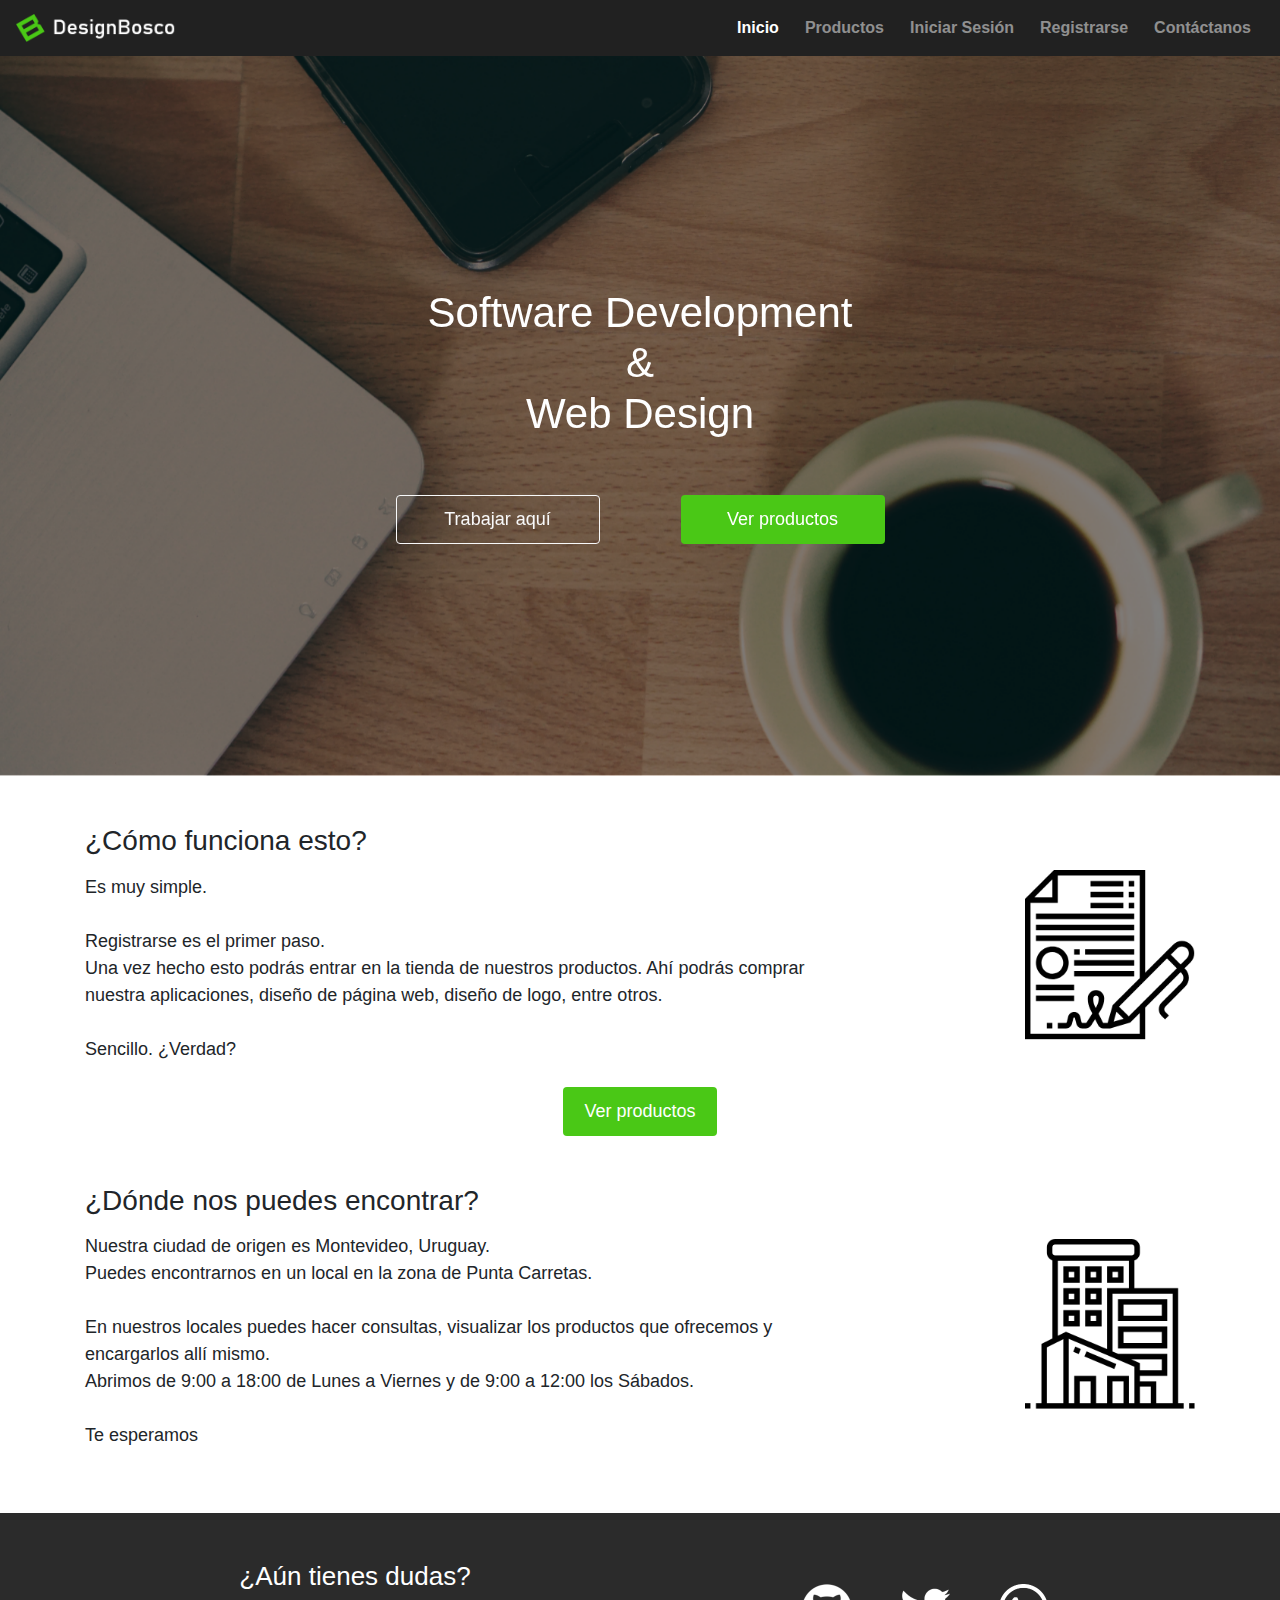
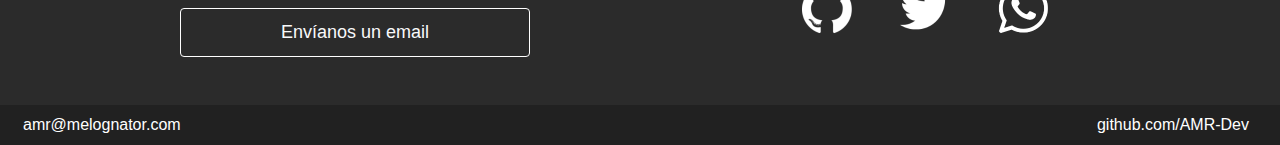
<file: index.html>
<!doctype html>
<html lang="en">
  <head>
    <!-- Required meta tags -->
    <meta charset="utf-8">
    <meta name="viewport" content="width=device-width, initial-scale=1, shrink-to-fit=no">

    <link rel="stylesheet" href="css/preload.css">

    <!-- Bootstrap CSS -->
    <link rel="stylesheet" href="https://maxcdn.bootstrapcdn.com/bootstrap/4.0.0/css/bootstrap.min.css" integrity="sha384-Gn5384xqQ1aoWXA+058RXPxPg6fy4IWvTNh0E263XmFcJlSAwiGgFAW/dAiS6JXm" crossorigin="anonymous">

    <link rel="stylesheet" href="css/estilos.css">
    <link rel="icon" href="img/navicon.png">


    <title>DesignBosco</title>
  </head>
  <body>
      <!-- Navbar -->
        <nav id="navbarDesignBosco" class="navbar navbar-expand-lg navbar-dark bg-dark">
            <a class="navbar-brand" href="#">
                <figure class="boscoLogoContainer">
                    <img class="boscoLogo" src="img/designboscoWhite.png" alt="Logo DesignBosco">
                </figure>
            </a>
            <button class="navbar-toggler" type="button" data-toggle="collapse" data-target="#navbarSupportedContent" aria-controls="navbarSupportedContent" aria-expanded="false" aria-label="Toggle navigation">
                <span class="navbar-toggler-icon"></span>
            </button>
            
            <div class="collapse navbar-collapse" id="navbarSupportedContent">
                <ul class="navbar-nav ml-auto">
                    <li class="nav-item active">
                        <a class="nav-link" href="#">Inicio <span class="sr-only">(current)</span></a>
                    </li>
                    <li class="nav-item">
                        <a class="nav-link" href="product.html">Productos</a>
                    </li>
                    <li class="nav-item">
                        <a class="nav-link" href="login.html">Iniciar Sesi&oacute;n</a>
                    </li>
                    <li class="nav-item">
                        <a class="nav-link" href="register.html">Registrarse</a>
                    </li>
                    <li class="nav-item">
                        <a class="nav-link" href="#contacto">Cont&aacute;ctanos</a>
                    </li>
                </ul>
                </form>
            </div>
        </nav>
    <!-- /Navbar -->

    <!-- Main section -->
        <main id="main">
            <div id="carousel" class="carousel slide carousel-fade" data-ride="carousel" data-pause="false">
                <div class="carousel-inner">
                    <div class="carousel-item active">
                        <img src="img/main1.png" class="d-block w-100" alt="...">
                    </div>
                    <div class="carousel-item">
                        <img src="img/main2.png" class="d-block w-100" alt="...">
                    </div>
                    <div class="carousel-item">
                        <img src="img/main3.png" class="d-block w-100" alt="...">
                    </div>
                    <div class="overlay">
                        <div class="inside-overlay container h-100 text-center">
                            <div class="row align-items-center h-100">
                                <div class="col-12 align-self-end mb-5">
                                    <h1 class="main-title text-white">Software Development<br>&<br>Web Design</h1>
                                </div>
                                <div class="offset-lg-3 offset-sm-1 col-sm-5 col-lg-3 align-self-start">
                                    <a href="contact.html" class="btn btn-outline-light">Trabajar aqu&iacute;</a>
                                </div>
                                <div class="col-sm-5 col-lg-3 align-self-start">
                                    <a href="product.html" class="btn btn-designbosco">Ver productos</a>
                                </div>
                            </div>
                        </div>
                    </div>
            </div>
        </main>
    <!-- /Main section -->

    <!-- Info -->
    <section id="info" class="container pt-5 pb-5">
        <div class="row">
            <div class="col-12 col-md-8 text-center text-md-left">
                <h2 class="mb-3">¿C&oacute;mo funciona esto?</h2>
                <p class="mb-4">
                    Es muy simple.<br>
                    <br>
                    Registrarse es el primer paso.<br>
                    Una vez hecho esto podrás entrar en la tienda de nuestros productos. Ahí podrás comprar nuestra aplicaciones, diseño de página web, diseño de logo, entre otros.<br>
                    <br>
                    Sencillo. ¿Verdad?
                </p>
            </div>
            <div class="col-md-4 d-none d-md-flex align-items-center text-center">
                <img src="img/1.png" class="ml-auto" alt="reporte" title="source: www.flaticon.es/autores/eucalyp">
            </div>
            <div class="col-12 text-center">
                <a href="productos.html" class="btn btn-designbosco">Ver productos</a>
            </div>
        </div>
        <div class="row">
            <div class="col-12 col-md-8 text-center text-md-left">
                <h2 class="mt-5 mb-3">¿D&oacute;nde nos puedes encontrar?</h2>
                <p>
                    Nuestra ciudad de origen es Montevideo, Uruguay.<br>
                    Puedes encontrarnos en un local en la zona de Punta Carretas.<br>
                    <br>
                    En nuestros locales puedes hacer consultas, visualizar los productos que ofrecemos y encargarlos allí mismo.<br>
                    Abrimos de 9:00 a 18:00 de Lunes a Viernes y de 9:00 a 12:00 los Sábados.<br>
                    <br>
                    Te esperamos
                </p>
            </div>
            <div class="col-md-4 d-none d-md-flex mt-5 align-items-center text-center">
                <img src="img/2.png" class="ml-auto" alt="edificios" title="source: www.flaticon.es/autores/eucalyp">
            </div>
        </div>
    </section>
    <!-- /Info -->

    <!-- Contacto -->
    <section id="contacto">
        <div class="container">
            <div class="row">
                <div class="col-12 col-md-6 p-5 text-center">
                    <h2 class="mb-3">¿A&uacute;n tienes dudas?</h2>
                    <a href="contact.html" class="btn btn-outline-light">Env&iacute;anos un email</a>
                </div>
                <div class="social-network col-12 col-md-6 pb-5 pb-md-0 text-center d-flex justify-content-center align-items-center">
                    <a class="ml-4 mr-4" href="https://github.com/AMR-Dev"><img src="img/gh.png" alt=""></a>
                    <a class="ml-4 mr-4" href="#"><img src="img/tw.png" alt=""></a>
                    <a class="ml-4 mr-4" href="#"><img src="img/wpp.png" alt=""></a>
                </div>
            </div>
        </div>
    </section>
    <!-- /Contacto -->

    <!-- Footer -->
    <footer id="footer" class="container-fluid">
        <div class="row">
            <div class="col-sm-6 col-xs-6 ">
                <p class="text-center text-sm-left">
                    amr@melognator.com
                </p>
            </div>
            <div class="col-sm-6 col-xs-6 ">
                <p class="text-center text-sm-right">
                    <a href="https://github.com/AMR-Dev">github.com/AMR-Dev</a>
                </p>
            </div>
        </div>
    </footer>
    <!-- /Footer -->

    <!-- Optional JavaScript -->
    <!-- jQuery first, then Popper.js, then Bootstrap JS -->
    <script src="https://code.jquery.com/jquery-3.2.1.slim.min.js" integrity="sha384-KJ3o2DKtIkvYIK3UENzmM7KCkRr/rE9/Qpg6aAZGJwFDMVNA/GpGFF93hXpG5KkN" crossorigin="anonymous"></script>
    <script src="https://cdnjs.cloudflare.com/ajax/libs/popper.js/1.12.9/umd/popper.min.js" integrity="sha384-ApNbgh9B+Y1QKtv3Rn7W3mgPxhU9K/ScQsAP7hUibX39j7fakFPskvXusvfa0b4Q" crossorigin="anonymous"></script>
    <script src="https://maxcdn.bootstrapcdn.com/bootstrap/4.0.0/js/bootstrap.min.js" integrity="sha384-JZR6Spejh4U02d8jOt6vLEHfe/JQGiRRSQQxSfFWpi1MquVdAyjUar5+76PVCmYl" crossorigin="anonymous"></script>
  </body>
</html>
</file>
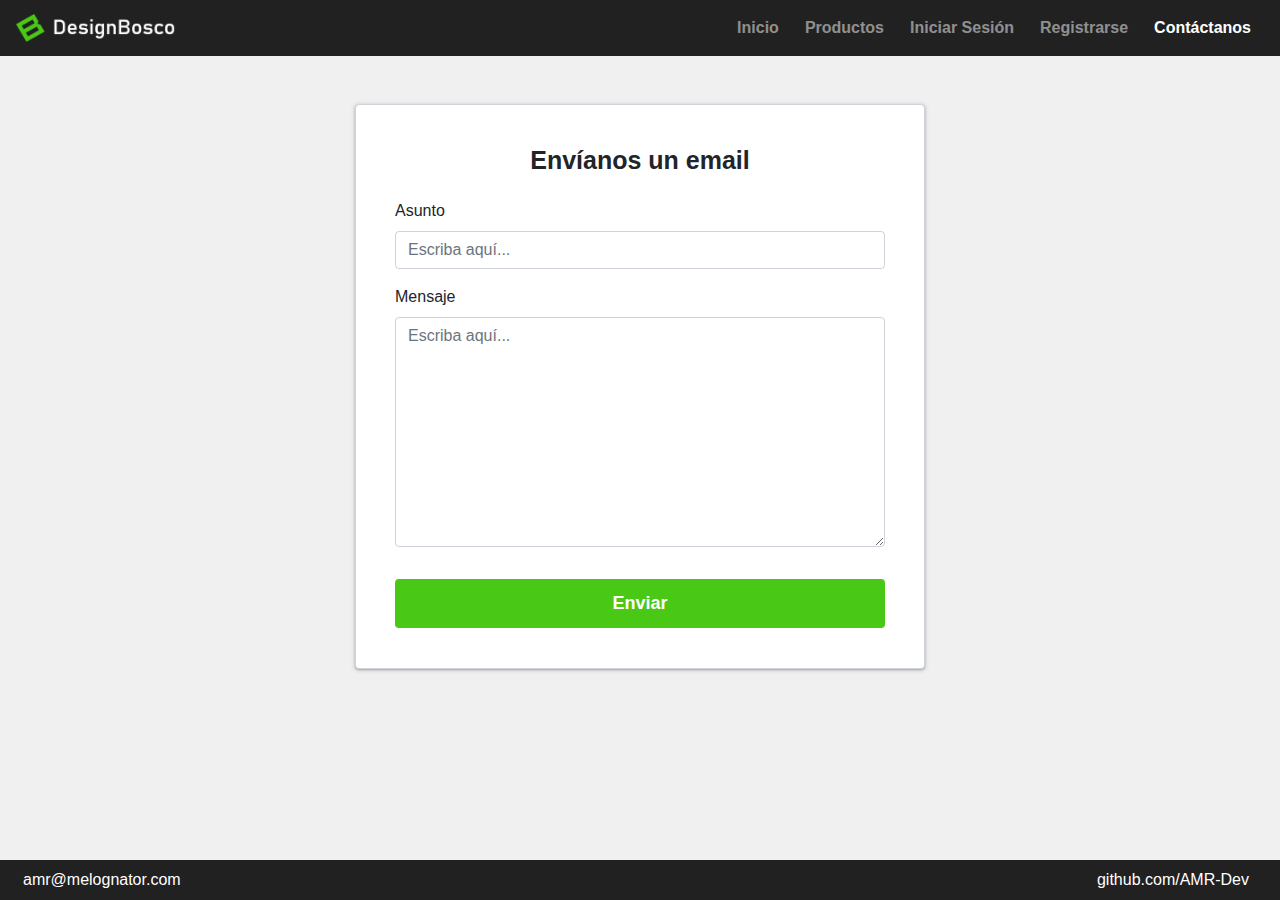
<file: contact.html>
<!doctype html>
<html lang="en">
  <head>
    <!-- Required meta tags -->
    <meta charset="utf-8">
    <meta name="viewport" content="width=device-width, initial-scale=1, shrink-to-fit=no">

    <link rel="stylesheet" href="css/preload.css">

    <!-- Bootstrap CSS -->
    <link rel="stylesheet" href="https://maxcdn.bootstrapcdn.com/bootstrap/4.0.0/css/bootstrap.min.css" integrity="sha384-Gn5384xqQ1aoWXA+058RXPxPg6fy4IWvTNh0E263XmFcJlSAwiGgFAW/dAiS6JXm" crossorigin="anonymous">

    <link rel="stylesheet" href="css/estilos.css">
    <link rel="stylesheet" href="css/reglog.css">
    <link rel="icon" href="img/navicon.png">


    <title>DesignBosco: Contacto</title>
  </head>
  <body>
      <!-- Navbar -->
        <nav id="navbarDesignBosco" class="navbar navbar-expand-lg navbar-dark bg-dark">
            <a class="navbar-brand" href="index.html">
                <figure class="boscoLogoContainer">
                    <img class="boscoLogo" src="img/designboscoWhite.png" alt="Logo DesignBosco">
                </figure>
            </a>
            <button class="navbar-toggler" type="button" data-toggle="collapse" data-target="#navbarSupportedContent" aria-controls="navbarSupportedContent" aria-expanded="false" aria-label="Toggle navigation">
                <span class="navbar-toggler-icon"></span>
            </button>
            
            <div class="collapse navbar-collapse" id="navbarSupportedContent">
                <ul class="navbar-nav ml-auto">
                    <li class="nav-item">
                        <a class="nav-link" href="index.html">Inicio</a>
                    </li>
                    <li class="nav-item">
                        <a class="nav-link" href="index.html">Productos</a>
                    </li>
                    <li class="nav-item">
                        <a class="nav-link" href="login.html">Iniciar Sesi&oacute;n</a>
                    </li>
                    <li class="nav-item">
                        <a class="nav-link" href="register.html">Registrarse</a>
                    </li>
                    <li class="nav-item active">
                        <a class="nav-link" href="#">Cont&aacute;ctanos<span class="sr-only">(current)</span></a>
                    </li>
                </ul>
                </form>
            </div>
        </nav>
    <!-- /Navbar -->

    <!-- ventana -->
    <section id="reglog">
        <div class="container pt-5 pb-5">
            <div class="row">
                <div class="bg-white offset-md-2 col-md-8 offset-lg-3 col-lg-6">
                    <form class="reglogform p-4" action="index.html" method="get">
                        <h2 class="text-center pt-3 pb-3">Env&iacute;anos un email</h2>
                        <div class="form-group">
                            <label for="inputTitle">Asunto</label>
                            <input type="text" class="form-control" id="inputTitle" aria-describedby="titleHelp" placeholder="Escriba aqu&iacute;...">
                        </div>
                        <div class="form-group pb-3">
                            <label for="exampleInputPassword1">Mensaje</label>
                            <textarea class="form-control" id="exampleFormControlTextarea1" placeholder="Escriba aqu&iacute;..." rows="9"></textarea>
                        </div>
                        <button type="submit" class="btn btn-designbosco mb-3">Enviar</button>
                    </form>
                </div>
            </div>
        </div>  
    </section>
    <!-- /ventana -->

    <!-- Footer -->
    <footer id="footer" class="container-fluid fixed-bottom">
        <div class="row">
            <div class="col-sm-6 col-xs-6 ">
                <p class="text-center text-sm-left">
                    amr@melognator.com
                </p>
            </div>
            <div class="col-sm-6 col-xs-6 ">
                <p class="text-center text-sm-right">
                    <a href="https://github.com/AMR-Dev">github.com/AMR-Dev</a>
                </p>
            </div>
        </div>
    </footer>
    <!-- /Footer -->

    <!-- Optional JavaScript -->
    <!-- jQuery first, then Popper.js, then Bootstrap JS -->
    <script src="https://code.jquery.com/jquery-3.2.1.slim.min.js" integrity="sha384-KJ3o2DKtIkvYIK3UENzmM7KCkRr/rE9/Qpg6aAZGJwFDMVNA/GpGFF93hXpG5KkN" crossorigin="anonymous"></script>
    <script src="https://cdnjs.cloudflare.com/ajax/libs/popper.js/1.12.9/umd/popper.min.js" integrity="sha384-ApNbgh9B+Y1QKtv3Rn7W3mgPxhU9K/ScQsAP7hUibX39j7fakFPskvXusvfa0b4Q" crossorigin="anonymous"></script>
    <script src="https://maxcdn.bootstrapcdn.com/bootstrap/4.0.0/js/bootstrap.min.js" integrity="sha384-JZR6Spejh4U02d8jOt6vLEHfe/JQGiRRSQQxSfFWpi1MquVdAyjUar5+76PVCmYl" crossorigin="anonymous"></script>
  </body>
</html>
</file>
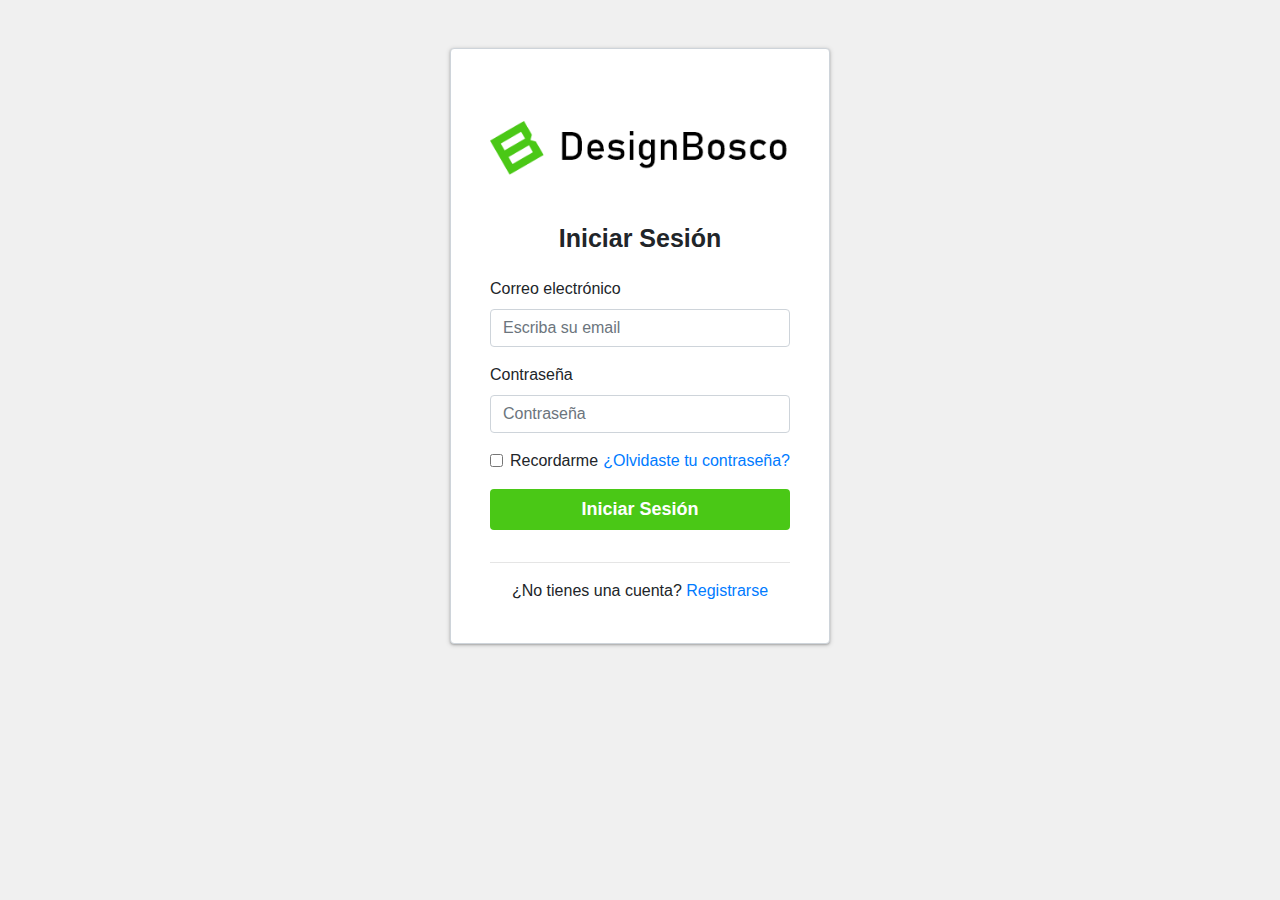
<file: login.html>
<!doctype html>
<html lang="en">
  <head>
    <!-- Required meta tags -->
    <meta charset="utf-8">
    <meta name="viewport" content="width=device-width, initial-scale=1, shrink-to-fit=no">

    <link rel="stylesheet" href="css/preload.css">

    <!-- Bootstrap CSS -->
    <link rel="stylesheet" href="https://maxcdn.bootstrapcdn.com/bootstrap/4.0.0/css/bootstrap.min.css" integrity="sha384-Gn5384xqQ1aoWXA+058RXPxPg6fy4IWvTNh0E263XmFcJlSAwiGgFAW/dAiS6JXm" crossorigin="anonymous">

    <link rel="stylesheet" href="css/reglog.css">
    <link rel="icon" href="img/navicon.png">


    <title>DesignBosco: Registrarse</title>
  </head>
  <body>
    <!-- ventana -->
    <section id="reglog">
        <div class="container pt-5">
            <div class="row">
                <div class="bg-white offset-md-2 col-md-8 offset-lg-3 col-lg-6 offset-xl-4 col-xl-4">
                    <form class="reglogform p-4" action="index.html" method="get">
                        <img class="pt-5 pb-5" src="img/designboscoBlack.png" alt="logo db"> 
                        <h2 class="text-center pb-3">Iniciar Sesi&oacute;n</h2>
                        <div class="form-group">
                            <label for="exampleInputEmail1">Correo electr&oacute;nico</label>
                            <input type="email" class="form-control" id="exampleInputEmail1" aria-describedby="emailHelp" placeholder="Escriba su email">
                        </div>
                        <div class="form-group">
                            <label for="exampleInputPassword1">Contrase&ntilde;a</label>
                            <input type="password" class="form-control" id="exampleInputPassword1" placeholder="Contrase&ntilde;a">
                        </div>
                        <div class="form-check pb-3">
                            <input type="checkbox" class="form-check-input" id="exampleCheck1">
                            <label class="form-check-label" for="exampleCheck1">Recordarme</label>
                            <a class="float-right" href="#">¿Olvidaste tu contrase&ntilde;a?</a>
                        </div>
                        <button type="submit" class="btn btn-designbosco mb-3">Iniciar Sesi&oacute;n</button>
                        <hr>
                        <p class="text-center">
                            <span>¿No tienes una cuenta? </span><a href="register.html">Registrarse</a>
                        </p>
                    </form>
                </div>
            </div>
        </div>  
    </section>
    <!-- /ventana -->
    
    <!-- Optional JavaScript -->
    <!-- jQuery first, then Popper.js, then Bootstrap JS -->
    <script src="https://code.jquery.com/jquery-3.2.1.slim.min.js" integrity="sha384-KJ3o2DKtIkvYIK3UENzmM7KCkRr/rE9/Qpg6aAZGJwFDMVNA/GpGFF93hXpG5KkN" crossorigin="anonymous"></script>
    <script src="https://cdnjs.cloudflare.com/ajax/libs/popper.js/1.12.9/umd/popper.min.js" integrity="sha384-ApNbgh9B+Y1QKtv3Rn7W3mgPxhU9K/ScQsAP7hUibX39j7fakFPskvXusvfa0b4Q" crossorigin="anonymous"></script>
    <script src="https://maxcdn.bootstrapcdn.com/bootstrap/4.0.0/js/bootstrap.min.js" integrity="sha384-JZR6Spejh4U02d8jOt6vLEHfe/JQGiRRSQQxSfFWpi1MquVdAyjUar5+76PVCmYl" crossorigin="anonymous"></script>
  </body>
</html>
</file>
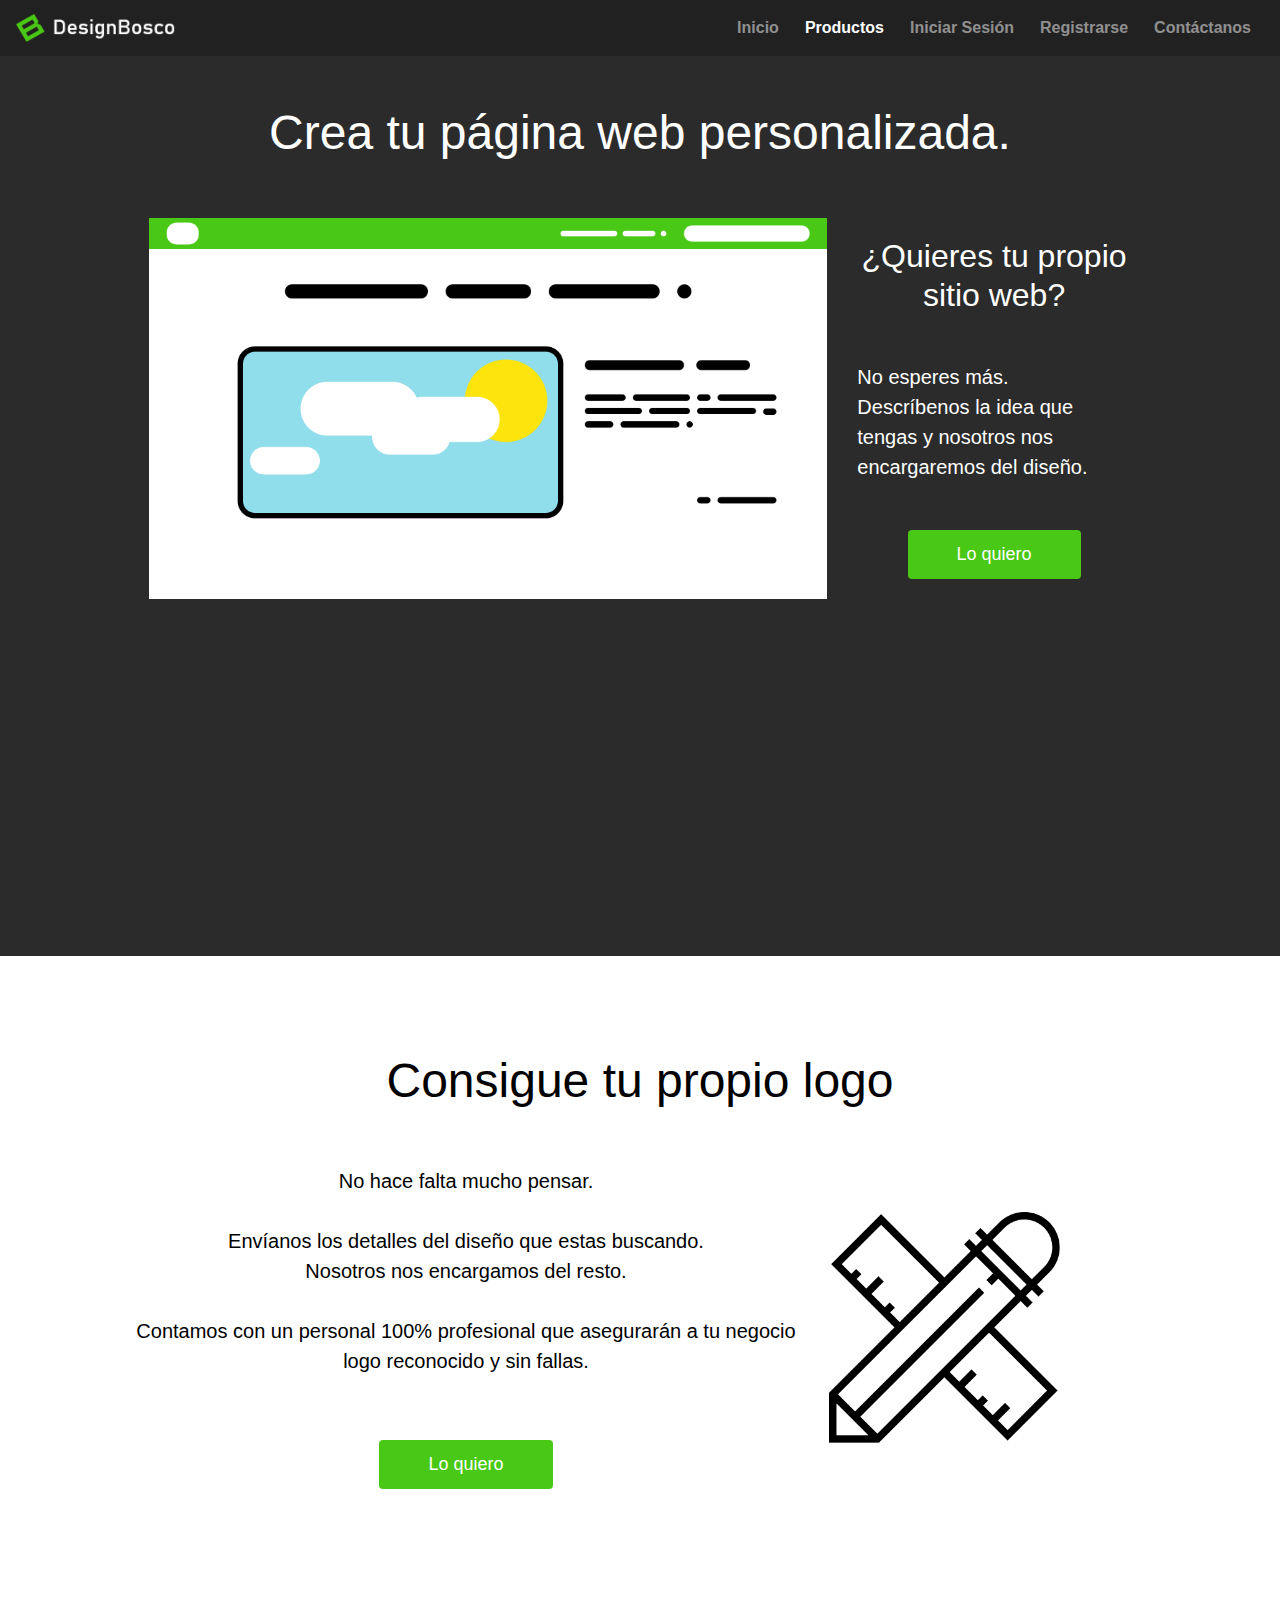
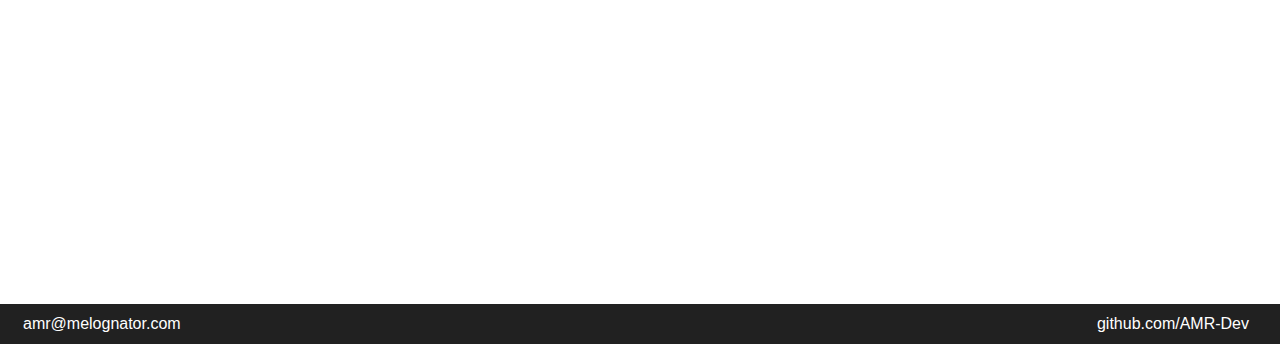
<file: product.html>
<!doctype html>
<html lang="en">
  <head>
    <!-- Required meta tags -->
    <meta charset="utf-8">
    <meta name="viewport" content="width=device-width, initial-scale=1, shrink-to-fit=no">

    <link rel="stylesheet" href="css/preload.css">

    <!-- Bootstrap CSS -->
    <link rel="stylesheet" href="https://maxcdn.bootstrapcdn.com/bootstrap/4.0.0/css/bootstrap.min.css" integrity="sha384-Gn5384xqQ1aoWXA+058RXPxPg6fy4IWvTNh0E263XmFcJlSAwiGgFAW/dAiS6JXm" crossorigin="anonymous">

    <link rel="stylesheet" href="css/estilos.css">
    <link rel="icon" href="img/navicon.png">


    <title>DesignBosco: Productos</title>
  </head>
  <body>
      <!-- Navbar -->
        <nav id="navbarDesignBosco" class="navbar navbar-expand-lg navbar-dark bg-dark">
            <a class="navbar-brand" href="#">
                <figure class="boscoLogoContainer">
                    <img class="boscoLogo" src="img/designboscoWhite.png" alt="Logo DesignBosco">
                </figure>
            </a>
            <button class="navbar-toggler" type="button" data-toggle="collapse" data-target="#navbarSupportedContent" aria-controls="navbarSupportedContent" aria-expanded="false" aria-label="Toggle navigation">
                <span class="navbar-toggler-icon"></span>
            </button>
            
            <div class="collapse navbar-collapse" id="navbarSupportedContent">
                <ul class="navbar-nav ml-auto">
                    <li class="nav-item">
                        <a class="nav-link" href="index.html">Inicio</a>
                    </li>
                    <li class="nav-item active">
                        <a class="nav-link" href="#">Productos<span class="sr-only">(current)</span></a>
                    </li>
                    <li class="nav-item">
                        <a class="nav-link" href="login.html">Iniciar Sesi&oacute;n</a>
                    </li>
                    <li class="nav-item">
                        <a class="nav-link" href="register.html">Registrarse</a>
                    </li>
                    <li class="nav-item">
                        <a class="nav-link" href="#contacto">Cont&aacute;ctanos</a>
                    </li>
                </ul>
                </form>
            </div>
        </nav>
    <!-- /Navbar -->

    <!-- Pagweb -->
    <section id="pagweb-product">
        <div class="container-fluid p-5">
            <div class="row">
                <div class="col">
                    <h1 class="text-center w-100">
                        Crea tu p&aacute;gina web personalizada.
                    </h1>
                </div>
            </div>
            <div class="row mt-5 d-flex align-items-center">
                <div class="offset-1 offset-lg-0 col-10 justify-content-center offset-lg-1 col-lg-7">
                    <img src="img/webdesign.png" alt="">
                </div>
                <div class="col-12 mt-5 mt-lg-0 col-lg-3 text-center info">
                    <h2 class="mb-lg-5">
                        ¿Quieres tu propio sitio web?
                    </h2>
                    <p class="text-lg-left mb-lg-5" >
                            No esperes más. <br>
                            Descríbenos la idea que tengas y nosotros nos encargaremos del diseño. <br>
                    </p>
                    <a href="confirmarcompra.html" class="btn btn-designbosco pl-5 pr-5">Lo quiero</a>
                </div>
            </div>
        </div>
    </section>
    <!-- /Pagweb -->

    <!-- Logo -->
    <section id="logo-product" class="container mt-5">
        <div class="container-fluid p-5">
            <div class="row">
                <h1 class="text-center w-100">
                    Consigue tu propio logo
                </h1>
            </div>
            <div class="row mt-5 d-flex align-items-center">
                <div class="col col-12 mt-5 mt-lg-0 col-lg-8 text-center info">
                    <p class="">
                        No hace falta mucho pensar.<br>
                        <br>
                        Envíanos los detalles del diseño que estas buscando. <br>
                        Nosotros nos encargamos del resto.<br>
                        <br>
                        Contamos con un personal 100% profesional que asegurarán a tu negocio logo reconocido y sin fallas.
                    </p>
                    <a href="confirmarcompra.html" class="btn btn-designbosco pl-5 pr-5 mt-5 w-70">Lo quiero</a>
                </div>
                <div class="col d-lg-flex d-none mt-5 mt-lg-0 col-lg-3">
                    <img src="img/logodesign.png" alt="">
                </div>
            </div>
        </div>
    </section>
    <!-- /Logo -->

    <!-- Footer -->
    <footer id="footer" class="container-fluid">
        <div class="row">
            <div class="col-sm-6 col-xs-6 ">
                <p class="text-center text-sm-left">
                    amr@melognator.com
                </p>
            </div>
            <div class="col-sm-6 col-xs-6 ">
                <p class="text-center text-sm-right">
                    <a href="https://github.com/AMR-Dev">github.com/AMR-Dev</a>
                </p>
            </div>
        </div>
    </footer>
    <!-- /Footer -->

    <!-- Optional JavaScript -->
    <!-- jQuery first, then Popper.js, then Bootstrap JS -->
    <script src="https://code.jquery.com/jquery-3.2.1.slim.min.js" integrity="sha384-KJ3o2DKtIkvYIK3UENzmM7KCkRr/rE9/Qpg6aAZGJwFDMVNA/GpGFF93hXpG5KkN" crossorigin="anonymous"></script>
    <script src="https://cdnjs.cloudflare.com/ajax/libs/popper.js/1.12.9/umd/popper.min.js" integrity="sha384-ApNbgh9B+Y1QKtv3Rn7W3mgPxhU9K/ScQsAP7hUibX39j7fakFPskvXusvfa0b4Q" crossorigin="anonymous"></script>
    <script src="https://maxcdn.bootstrapcdn.com/bootstrap/4.0.0/js/bootstrap.min.js" integrity="sha384-JZR6Spejh4U02d8jOt6vLEHfe/JQGiRRSQQxSfFWpi1MquVdAyjUar5+76PVCmYl" crossorigin="anonymous"></script>
  </body>
</html>
</file>
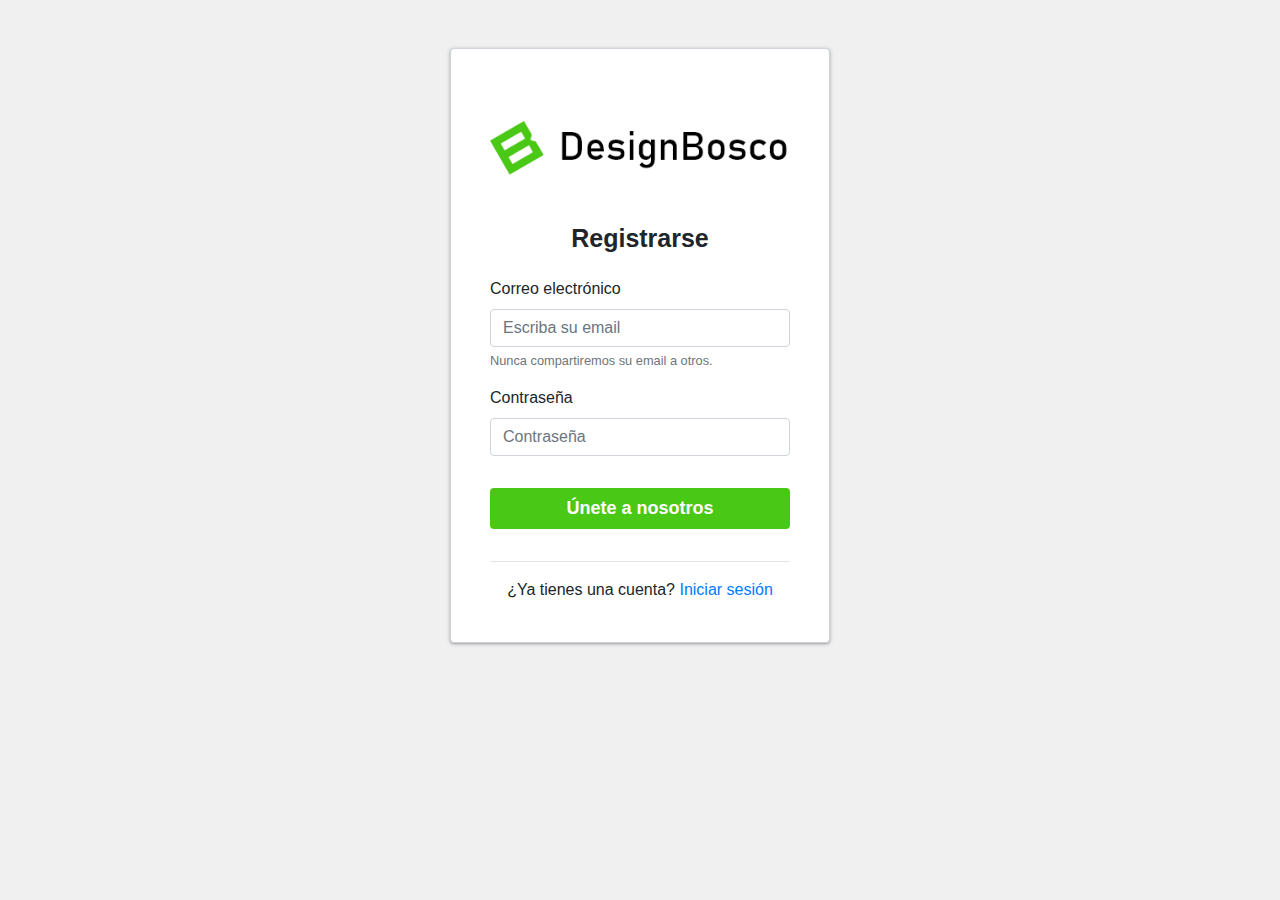
<file: register.html>
<!doctype html>
<html lang="en">
  <head>
    <!-- Required meta tags -->
    <meta charset="utf-8">
    <meta name="viewport" content="width=device-width, initial-scale=1, shrink-to-fit=no">

    <link rel="stylesheet" href="css/preload.css">

    <!-- Bootstrap CSS -->
    <link rel="stylesheet" href="https://maxcdn.bootstrapcdn.com/bootstrap/4.0.0/css/bootstrap.min.css" integrity="sha384-Gn5384xqQ1aoWXA+058RXPxPg6fy4IWvTNh0E263XmFcJlSAwiGgFAW/dAiS6JXm" crossorigin="anonymous">

    <link rel="stylesheet" href="css/reglog.css">
    <link rel="icon" href="img/navicon.png">


    <title>DesignBosco: Registrarse</title>
  </head>
  <body>
    <!-- ventana -->
    <section id="reglog">
        <div class="container pt-5">
            <div class="row">
                <div class="bg-white offset-md-2 col-md-8 offset-lg-3 col-lg-6 offset-xl-4 col-xl-4">
                    <form class="reglogform p-4 " action="index.html" method="get">
                        <img class="pt-5 pb-5" src="img/designboscoBlack.png" alt="logo db"> 
                        <h2 class="text-center pb-3">Registrarse</h2>
                        <div class="form-group">
                            <label for="exampleInputEmail1">Correo electr&oacute;nico</label>
                            <input type="email" class="form-control" id="exampleInputEmail1" aria-describedby="emailHelp" placeholder="Escriba su email">
                            <small id="emailHelp" class="form-text text-muted">Nunca compartiremos su email a otros.</small>
                        </div>
                        <div class="form-group pb-3">
                            <label for="exampleInputPassword1">Contrase&ntilde;a</label>
                            <input type="password" class="form-control" id="exampleInputPassword1" placeholder="Contrase&ntilde;a">
                        </div>
                        <button type="submit" class="btn btn-designbosco mb-3">&Uacute;nete a nosotros</button>
                        <hr>
                        <p class="text-center">
                            <span>¿Ya tienes una cuenta? </span><a href="login.html">Iniciar sesi&oacute;n</a>
                        </p>
                    </form>
                </div>
            </div>
        </div>  
    </section>
    <!-- /ventana -->
    <!-- Optional JavaScript -->
    <!-- jQuery first, then Popper.js, then Bootstrap JS -->
    <script src="https://code.jquery.com/jquery-3.2.1.slim.min.js" integrity="sha384-KJ3o2DKtIkvYIK3UENzmM7KCkRr/rE9/Qpg6aAZGJwFDMVNA/GpGFF93hXpG5KkN" crossorigin="anonymous"></script>
    <script src="https://cdnjs.cloudflare.com/ajax/libs/popper.js/1.12.9/umd/popper.min.js" integrity="sha384-ApNbgh9B+Y1QKtv3Rn7W3mgPxhU9K/ScQsAP7hUibX39j7fakFPskvXusvfa0b4Q" crossorigin="anonymous"></script>
    <script src="https://maxcdn.bootstrapcdn.com/bootstrap/4.0.0/js/bootstrap.min.js" integrity="sha384-JZR6Spejh4U02d8jOt6vLEHfe/JQGiRRSQQxSfFWpi1MquVdAyjUar5+76PVCmYl" crossorigin="anonymous"></script>
  </body>
</html>
</file>
<file: css/preload.css>
*{
	margin: 0;
	padding: 0;
}
</file>
<file: css/estilos.css>
body, html {
    margin: 0;
    padding: 0;
}

.bg-dark {
    background-color: #212121 !important;
}

.bg-bosco {
    background-color: #4AC816;
}

.boscoLogo {
    width: 160px;
    font-size: 0;
}

.boscoLogoContainer {
     display: block;
     font-size: 0;
     margin-bottom: 0;
}

#navbarDesignBosco .nav-item a {
    margin: 0 5px;
    font-weight: 600;
}

#main .carousel-inner img {
    height: 80vh;
    object-fit: cover;
}

#carousel {
    position: relative;
}

.overlay {
    position: absolute;
    top: 0;
    bottom: 0;
    left: 0;
    right: 0;
    z-index: 1;
}

.btn {
    font-weight: 500;
    padding: 10px 20px;
}

#main .row .btn {
    width: 80%;
    font-size: 18px;
}

.btn-designbosco {
    background-color: #4AC816;
    color: white;
    font-size: 18px;
}

.btn-designbosco:hover {
    background-color: #46ad1b;
    color: white;
}


.main-title {
    font-size: 42px;
}

#info h2 {
    font-size: 28px;
}

#info p {
    font-size: 18px;
}

#info img {
    width: 170px;
}

#contacto {
    background-color: #2b2b2b;
}

#contacto h2 {
    color: white;
    font-size: 26px;
}

#contacto .btn {
    font-size: 18px;
    border: 1.4px solid white;
    width: 100%;
    max-width: 350px;
}

#contacto img {
    width: 50px;
    height: 50px;
}

#contacto .social-network a:hover {
    opacity: 0.5;
}

#footer {
    /* height: 56px;
    padding: 8px 16px; */
}

#footer a,#footer p {
    font-size: 16px;
    color: white;
    padding: 8px;
    margin: 0;
}

#footer a:hover {
    opacity: 0.5;
    text-decoration: none;
}

#pagweb-product {
    background-color: #2b2b2b;
    color: white;
    height: 100vh;

}

#pagweb-product h1 {
    font-size: 48px;
}

#pagweb-product p {
    font-size: 20px;
}

#pagweb-product img {
    width: 100%;
}

#logo-product {
    background-color: white;
    color: black;
    height: 100vh;
}

#logo-product h1 {
    font-size: 48px;
}

#logo-product p {
    font-size: 20px;
}

#logo-product img {
    width: 100%;
}

#footer {
    background-color: #212121 !important;;
}
</file>
<file: css/reglog.css>
body {
	background: #F0F0F0;
}

.btn-designbosco {
    background-color: #4AC816;
    color: white;
	font-size: 18px;
	font-weight: bold;
	width: 100%;
}

.btn-designbosco:hover {
    background-color: #46ad1b;
    color: white;
}

#reglog .bg-white {
	border: 1px solid #ced4da;
	border-radius: .25rem;
	box-shadow: 0 1px 2px 0 rgba(0, 0, 0, 0.2), 0 1px 5px 0 rgba(0, 0, 0, 0.19);
}

#reglog .reglogform img {
	width: 100%;
}

#reglog .reglogform h2 {
	font-size: 25px;
	font-weight: bold;
}
</file>
